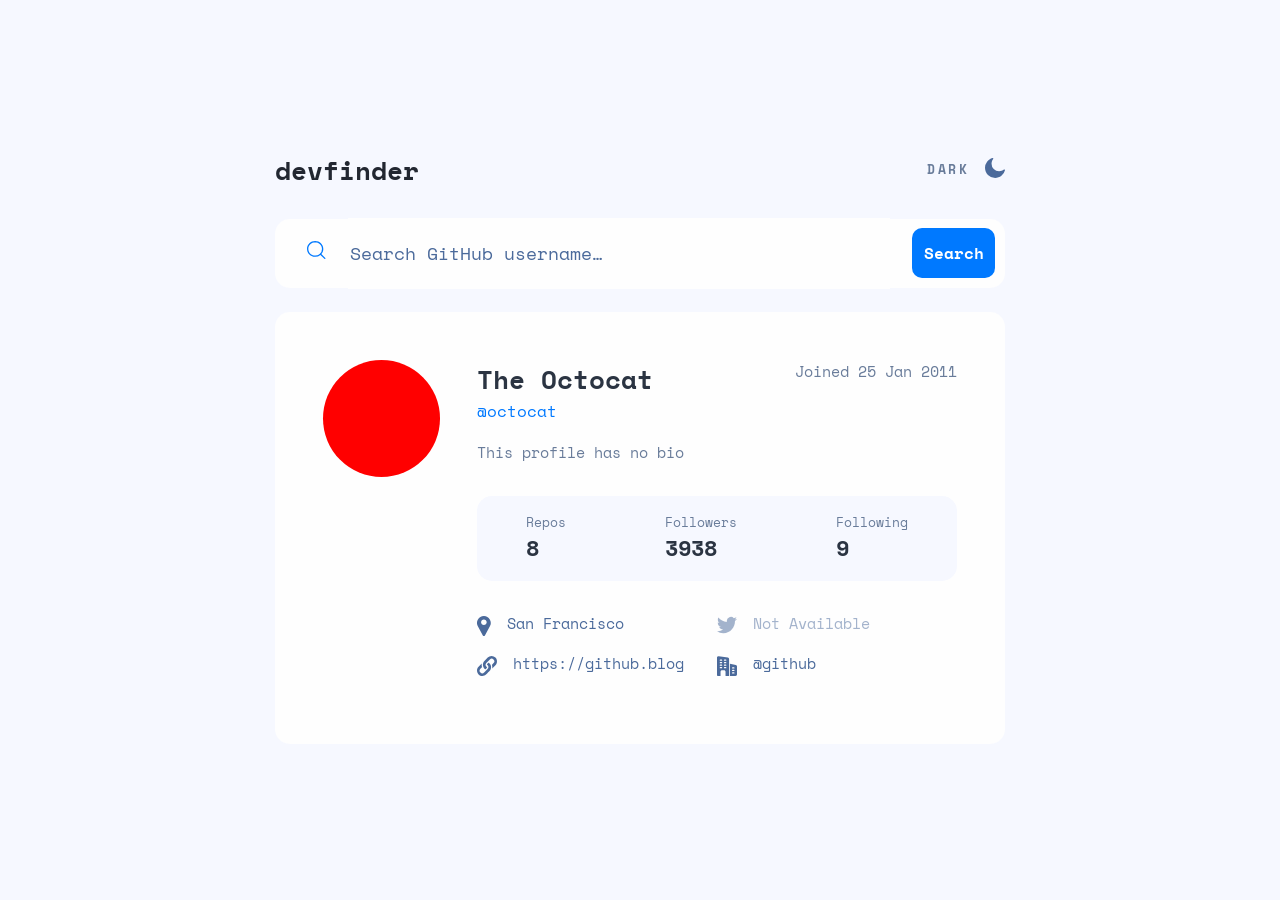
<file: docs/index.html>
<!DOCTYPE html>
<html lang="en">

<head>
  <meta charset="UTF-8">
  <meta name="viewport" content="width=device-width, initial-scale=1.0">

  <link rel="icon" type="image/png" sizes="32x32" href="./assets/favicon-32x32.png">
  <link rel="preconnect" href="https://fonts.googleapis.com">
  <link rel="preconnect" href="https://fonts.gstatic.com" crossorigin>
  <link href="https://fonts.googleapis.com/css2?family=Space+Mono:wght@400;700&display=swap" rel="stylesheet">
  <link rel="stylesheet" href="style.css">

  <title>Frontend Mentor | GitHub user search app</title>
</head>

<body data-theme="light">
  <div class="container">
    <div class="header">
      <div class="header__title">devfinder</div>
      <div class="mode">
        <div class="mode__text">Dark</div>
        <div class="mode__icon">
          <svg width="20" height="20" xmlns="http://www.w3.org/2000/svg">
            <path
              d="M19.513 11.397a.701.701 0 00-.588.128 7.496 7.496 0 01-2.276 1.336 7.101 7.101 0 01-2.583.462 7.505 7.505 0 01-5.32-2.209 7.568 7.568 0 01-2.199-5.342c0-.873.154-1.72.41-2.49a6.904 6.904 0 011.227-2.21.657.657 0 00-.102-.924.701.701 0 00-.589-.128C5.32.61 3.427 1.92 2.072 3.666A10.158 10.158 0 000 9.83c0 2.8 1.125 5.342 2.967 7.19a10.025 10.025 0 007.16 2.98c2.353 0 4.527-.822 6.266-2.183a10.13 10.13 0 003.58-5.624.623.623 0 00-.46-.796z"
              fill-rule="nonzero" />
          </svg>
        </div>
      </div>
    </div>
    <div class="search header__search">
      <div class="search__icon"></div>
      <input class="search__input search__icon__input" placeholder="Search GitHub username…"></input>
      <div class="search__error"></div>
      <span class="search__btn">Search</span>
    </div>
    <div class="card search__card">
      <div class="card__thumbnail"></div>
      <div class="card__header">
        <div class="card__header-left">
          <div class="card__title">The Octocat</div>
          <div class="card__tag">@octocat</div>
        </div>
        <div class="card__header-right">
          <div class="card__date">Joined 25 Jan 2011</div>
        </div>
      </div>
      <div class="card__bio">This profile has no bio</div>
      <div class="card__data-section card__bio__data">
        <div class="card__data">
          <div class="card__data-title">Repos</div>
          <div class="card__data-number">8</div>
        </div>
        <div class="card__data">
          <div class="card__data-title">Followers</div>
          <div class="card__data-number">3938</div>
        </div>
        <div class="card__data">
          <div class="card__data-title">Following</div>
          <div class="card__data-number">9</div>
        </div>
      </div>
      <div class="card__icon-section">
        <a class="link">
          <svg height="20" width="14" xmlns="http://www.w3.org/2000/svg">
            <path
              d="M12.797 3.425C11.584 1.33 9.427.05 7.03.002a7.483 7.483 0 00-.308 0C4.325.05 2.17 1.33.955 3.425a6.963 6.963 0 00-.09 6.88l4.959 9.077.007.012c.218.38.609.606 1.045.606.437 0 .828-.226 1.046-.606l.007-.012 4.96-9.077a6.963 6.963 0 00-.092-6.88zm-5.92 5.638c-1.552 0-2.813-1.262-2.813-2.813s1.261-2.812 2.812-2.812S9.69 4.699 9.69 6.25 8.427 9.063 6.876 9.063z" />
          </svg>
          <div class="icon-title icon__icon-title">San Francisco</div>
        </a>
        <a class="link icon-disabled">
          <svg height="18" width="20" xmlns="http://www.w3.org/2000/svg">
            <path
              d="M20 2.799a8.549 8.549 0 01-2.363.647 4.077 4.077 0 001.804-2.266 8.194 8.194 0 01-2.6.993A4.099 4.099 0 009.75 4.977c0 .324.027.637.095.934-3.409-.166-6.425-1.8-8.452-4.288a4.128 4.128 0 00-.56 2.072c0 1.42.73 2.679 1.82 3.408A4.05 4.05 0 01.8 6.598v.045a4.119 4.119 0 003.285 4.028 4.092 4.092 0 01-1.075.135c-.263 0-.528-.015-.776-.07.531 1.624 2.038 2.818 3.831 2.857A8.239 8.239 0 01.981 15.34 7.68 7.68 0 010 15.285a11.543 11.543 0 006.29 1.84c7.545 0 11.67-6.25 11.67-11.667 0-.182-.006-.357-.015-.53A8.18 8.18 0 0020 2.798z" />
          </svg>
          <div class="icon-title icon__icon-title">Not Available</div>
        </a>
        <a class="link">
          <svg height="20" width="20" xmlns="http://www.w3.org/2000/svg">
            <g>
              <path
                d="M7.404 5.012c-2.355 2.437-1.841 6.482.857 8.273.089.06.207.048.283-.027.568-.555 1.049-1.093 1.47-1.776a.213.213 0 00-.084-.3A2.743 2.743 0 018.878 10.1a2.64 2.64 0 01-.223-1.803c.168-.815 1.043-1.573 1.711-2.274l-.004-.002 2.504-2.555a2.568 2.568 0 013.648-.019 2.6 2.6 0 01.037 3.666l-1.517 1.56a.266.266 0 00-.06.273c.35 1.012.435 2.44.201 3.519-.006.03.031.05.053.028l3.228-3.295c2.062-2.105 2.044-5.531-.04-7.615a5.416 5.416 0 00-7.691.04L7.417 4.998l-.013.014z" />
              <path
                d="M13.439 13.75a.401.401 0 00.006-.003c.659-1.204.788-2.586.48-3.933l-.002.002-.001-.001a5.434 5.434 0 00-2.19-3.124.3.3 0 00-.333.015c-.553.448-1.095 1.021-1.452 1.754a.243.243 0 00.096.317c.415.24.79.593 1.04 1.061h.001c.196.33.388.958.263 1.632-.116.894-1.019 1.714-1.736 2.453-.546.559-1.935 1.974-2.49 2.542a2.6 2.6 0 01-3.666.037 2.6 2.6 0 01-.038-3.666l1.521-1.564A.266.266 0 005 11.004c-.338-1.036-.43-2.432-.217-3.51.006-.03-.031-.049-.053-.027l-3.179 3.245c-2.083 2.126-2.066 5.588.04 7.693 2.125 2.083 5.57 2.048 7.653-.078.723-.81 3.821-3.678 4.195-4.577z" />
            </g>
          </svg>
          <div class="icon-title icon__icon-title">https://github.blog</div>
        </a>
        <a class="link">
          <svg height="20" width="20" xmlns="http://www.w3.org/2000/svg">
            <g>
              <path
                d="M10.858 1.558L1.7.167A1.477 1.477 0 00.517.492 1.49 1.49 0 000 1.608v17.559c0 .458.375.833.833.833h2.709v-4.375c0-.808.65-1.458 1.458-1.458h2.083c.809 0 1.459.65 1.459 1.458V20h3.541V3a1.46 1.46 0 00-1.225-1.442zM4.583 12.292h-1.25a.625.625 0 010-1.25h1.25a.625.625 0 010 1.25zm0-2.5h-1.25a.625.625 0 010-1.25h1.25a.625.625 0 010 1.25zm0-2.5h-1.25a.625.625 0 010-1.25h1.25a.625.625 0 010 1.25zm0-2.5h-1.25a.625.625 0 010-1.25h1.25a.625.625 0 010 1.25zm4.167 7.5H7.5a.625.625 0 010-1.25h1.25a.625.625 0 010 1.25zm0-2.5H7.5a.625.625 0 010-1.25h1.25a.625.625 0 010 1.25zm0-2.5H7.5a.625.625 0 010-1.25h1.25a.625.625 0 010 1.25zm0-2.5H7.5a.625.625 0 010-1.25h1.25a.625.625 0 010 1.25zM18.85 9.035l-5.933-1.242V20h5.625A1.46 1.46 0 0020 18.542V10.46c0-.688-.47-1.274-1.15-1.425zM16.875 17.5h-1.25a.625.625 0 010-1.25h1.25a.625.625 0 010 1.25zm0-2.5h-1.25a.625.625 0 010-1.25h1.25a.625.625 0 010 1.25zm0-2.5h-1.25a.625.625 0 010-1.25h1.25a.625.625 0 010 1.25z" />
            </g>
          </svg>
          <div class="icon-title icon__icon-title">@github</div>
        </a>
      </div>
    </div>
  </div>
  <script type="module" src="./index.js"></script>
</body>

</html>
</file>
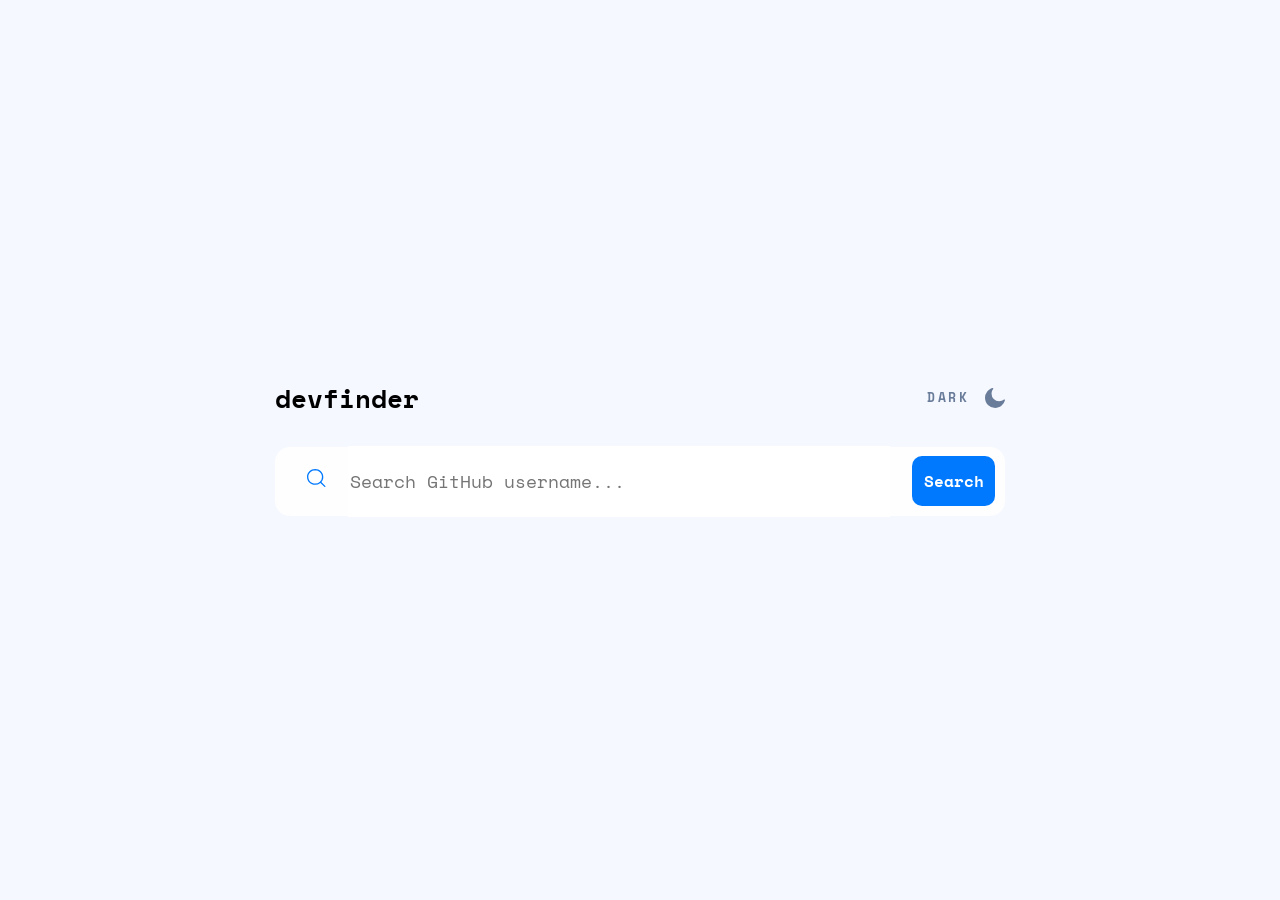
<file: starter-code/index.html>
<!DOCTYPE html>
<html lang="en">

<head>
  <meta charset="UTF-8">
  <meta name="viewport" content="width=device-width, initial-scale=1.0">

  <link rel="icon" type="image/png" sizes="32x32" href="./assets/favicon-32x32.png">
  <link rel="preconnect" href="https://fonts.googleapis.com">
  <link rel="preconnect" href="https://fonts.gstatic.com" crossorigin>
  <link href="https://fonts.googleapis.com/css2?family=Space+Mono:wght@400;700&display=swap" rel="stylesheet">
  <link rel="stylesheet" href="style.css">

  <title>Frontend Mentor | GitHub user search app</title>
</head>

<body data-theme="">
  <div class="container">
    <div class="header">
      <div class="header__title">devfinder</div>
      <div class="mode">
        <div class="mode__text">Dark</div>
        <div class="mode__icon"></div>
      </div>
    </div>
    <div class="search header__search">
      <div class="search__icon"></div>
      <input class="search__input search__icon__input" placeholder="Search GitHub username..."></input>
      <div class="search__error"></div>
      <span class="search__btn">Search</span>
    </div>
    <div class="card">
      <div class="card__thumbnail"></div>
      <div class="card__title"></div>
      <div class="card__tag"></div>
      <div class="card__date"></div>
      <div class="card__description"></div>
      <div class="card__data"></div>
      <div class="card__link"></div>
    </div>
  </div>
</body>

</html>
</file>
<file: docs/style.css>
/* http://meyerweb.com/eric/tools/css/reset/ 
   v2.0 | 20110126
   License: none (public domain)
*/

html,
body,
div,
span,
applet,
object,
iframe,
h1,
h2,
h3,
h4,
h5,
h6,
p,
blockquote,
pre,
a,
abbr,
acronym,
address,
big,
cite,
code,
del,
dfn,
em,
img,
ins,
kbd,
q,
s,
samp,
small,
strike,
strong,
sub,
sup,
tt,
var,
b,
u,
i,
center,
dl,
dt,
dd,
ol,
ul,
li,
fieldset,
form,
label,
legend,
table,
caption,
tbody,
tfoot,
thead,
tr,
th,
td,
article,
aside,
canvas,
details,
embed,
figure,
figcaption,
footer,
header,
hgroup,
menu,
nav,
output,
ruby,
section,
summary,
time,
mark,
audio,
video {
    margin: 0;
    padding: 0;
    border: 0;
    font-size: 100%;
    font: inherit;
    vertical-align: baseline;
}

/* HTML5 display-role reset for older browsers */
article,
aside,
details,
figcaption,
figure,
footer,
header,
hgroup,
menu,
nav,
section {
    display: block;
}

body {
    line-height: 1;
}

ol,
ul {
    list-style: none;
}

blockquote,
q {
    quotes: none;
}

blockquote:before,
blockquote:after,
q:before,
q:after {
    content: '';
    content: none;
}

table {
    border-collapse: collapse;
    border-spacing: 0;
}

:root {
    /* color */
    --clr-primary: #0079ff;
    --clr-primary-active: #60abff;
    --clr-font-color-1: #697c9a;
    --clr-font-color-2: #4b6a9b;
    --clr-font-color-3: #2b3442;
    --clr-font-color-4: #f74646;
    --clr-font-color-5: #222731;
    --clr-font-color-6: #222731;
    --clr-bg-1: #f6f8ff;
    --clr-bg-2: #fefefe;

    /* font-family */

    --ff-space-mono: 'Space Mono', monospace;
}

[data-theme='dark'] {
    /* color */
    --clr-primary: #0079ff;
    --clr-font-color-1: white;
    --clr-font-color-2: white;
    --clr-font-color-3: white;
    --clr-font-color-4: #f74646;
    --clr-font-color-5: #90a4d4;
    --clr-font-color-6: white;
    --clr-bg-1: #141d2f;
    --clr-bg-2: #1e2a47;
}

.container {
    display: flex;
    flex-direction: column;
    height: 100vh;
    justify-content: center;
    align-items: center;

    background-color: var(--clr-bg-1);
}

/* header */

.header {
    display: flex;
    justify-content: space-between;
    width: 730px;
}

.header__title {
    font-family: var(--ff-space-mono);
    font-size: 1.625rem;
    font-weight: 700;
    color: var(--clr-font-color-6);
}

.mode {
    display: flex;
    align-items: center;
    color: var(--clr-font-color-1);
}

.mode:hover,
.mode:hover svg {
    cursor: pointer;
    color: var(--clr-font-color-5);
    fill: var(--clr-font-color-5);
}

.mode__text {
    font-size: 0.8125rem;
    text-transform: uppercase;
    font-family: var(--ff-space-mono);
    font-weight: 700;
    letter-spacing: 2.5px;
    padding-right: 1rem;
}

.mode__icon svg {
    fill: var(--clr-font-color-2);
}

/* search */

.search {
    box-sizing: border-box;
    display: flex;
    align-items: center;
    width: 730px;
    height: 69px;
    background-color: var(--clr-bg-2);
    border-radius: 15px;
    padding: 0 0.625rem 0 2rem;
    /* box-shadow: 5px 5px 50px black; */
}

.search__icon {
    width: 24px;
    height: 24px;
    background-image: url(./assets/icon-search.svg);
    background-repeat: no-repeat;
    background-size: contain;
}

.search__input {
    width: 100%;
    height: 100%;
    border: none;
    outline: none;
    background-color: var(--clr-bg-2);
    caret-color: var(--clr-primary);
    font-family: var(--ff-space-mono);
    font-weight: 400;
    font-size: 1.125rem;
}

.search__input::placeholder {
    font-family: var(--ff-space-mono);
    font-weight: 400;
    font-size: 1.125rem;
    color: var(--clr-font-color-2)
}

.search__btn {
    display: flex;
    justify-content: center;
    align-items: center;

    font-family: var(--ff-space-mono);
    font-weight: 700;
    font-size: 1rem;
    border-radius: 10px;
    width: 106px;
    height: 50px;
    background-color: var(--clr-primary);
    color: white;

    cursor: pointer;
}

.search__btn:hover {
    background-color: var(--clr-primary-active);
}

/* card */

.card {
    box-sizing: border-box;
    border-radius: 15px;
    background-color: var(--clr-bg-2);
    font-family: var(--ff-space-mono);
    padding: 3rem;
    display: grid;
    width: 730px;
    grid-template-columns: 154px 1fr;
    grid-template-rows: 5rem 3.5rem 7.5rem 5rem;
}

.card__thumbnail {
    background-color: red;
    width: 117px;
    height: 117px;
    border-radius: 50%;

    grid-column-start: 1;
    grid-column-end: 2;
    grid-row-start: 1;
    grid-row-end: 5;
}

.card__header {
    display: flex;
    justify-content: space-between;
}

.card__title {
    font-weight: 700;
    font-size: 1.625rem;
    color: var(--clr-font-color-3);
    line-height: 39px;
}

.card__tag {
    font-weight: 400;
    font-size: 1rem;
    line-height: 1.5rem;
    color: var(--clr-primary);
}

.card__date {
    font-weight: 400;
    font-size: 0.9375rem;
    line-height: 1.375rem;
    color: var(--clr-font-color-1);
}

.card__bio {
    font-size: 0.9375rem;
    color: var(--clr-font-color-1);
    line-height: 1.5625rem;
}

.card__data-section {
    display: flex;
    justify-content: space-around;
    align-items: center;
    border-radius: 15px;
    height: 85px;
    background-color: var(--clr-bg-1);
}

.card__data-title {
    font-size: 0.8125rem;
    color: var(--clr-font-color-1);
    line-height: 1.25rem;
}

.card__data-number {
    font-size: 1.375rem;
    font-weight: 700;
    line-height: 2rem;
    color: var(--clr-font-color-3);
}

.card__icon-section {
    box-sizing: border-box;
    display: flex;
    flex-wrap: wrap;
}

.link {
    display: flex;
    width: 50%;
    font-size: 15px;
    color: var(--clr-font-color-1);
    cursor: pointer;
}

.link svg {
    fill: var(--clr-font-color-2);
}

.icon {
    width: 1.25rem;
    height: 1.25rem;
    background-repeat: no-repeat;
    background-size: contain;
}

.icon-title {
    color: var(--clr-font-color-2);
}

.icon-disabled {
    opacity: 0.5;
    cursor: auto;
}

/* mix */

.header__search {
    margin-top: 2.25rem;
}

.search__icon__input {
    margin: 0 1.375rem;
}

.search__card {
    margin-top: 1.5rem;
}

.icon__icon-title {
    margin-left: 1rem;
}

@media screen and (min-width: 611px) and (max-width: 760px) {

    .header,
    .search {
        width: 573px;
    }

    .card {
        width: 573px;
        padding: 40px;
        grid-template-rows: 7.5rem 4rem 7.5rem 5rem;
    }

    .card__thumbnail {
        grid-column-start: 1;
        grid-column-end: 2;
        grid-row-start: 1;
        grid-row-end: 2;
    }

    .card__bio {
        grid-column-start: 1;
        grid-column-end: 3;
        grid-row-start: 2;
        grid-row-end: 3;
    }

    .card__data-section {
        grid-column-start: 1;
        grid-column-end: 3;
        grid-row-start: 3;
        grid-row-end: 4;
    }

    .card__icon-section {
        grid-column-start: 1;
        grid-column-end: 3;
        grid-row-start: 4;
        grid-row-end: 5;
    }

    .card__header {
        display: block;
        justify-content: none;
    }
}

@media screen and (max-width: 610px) {

    .header {
        width: 327px;
    }

    .search {
        width: 327px;
        padding: 0 7.5px 0 1rem;
    }

    .search__input {
        width: 65%;
    }

    .search__input::placeholder {
        font-size: 0.8125rem;
    }

    .search__btn {
        font-size: 0.875rem;
        line-height: 20px;
        width: 84px;
        height: 46px;
    }

    .search__icon__input {
        margin: 0 7px 0 8.5px;
    }

    .card {
        width: 327px;
        padding: 32px 24px;
        grid-template-columns: 89px 1fr;
        grid-template-rows: 7.5rem 4rem 7.5rem 8rem;
    }

    .card__thumbnail {
        width: 70px;
        height: 70px;

        grid-column-start: 1;
        grid-column-end: 2;
        grid-row-start: 1;
        grid-row-end: 2;
    }

    .card__thumbnail {
        grid-column-start: 1;
        grid-column-end: 2;
        grid-row-start: 1;
        grid-row-end: 2;
    }

    .card__bio {
        grid-column-start: 1;
        grid-column-end: 3;
        grid-row-start: 2;
        grid-row-end: 3;
    }

    .card__data-section {
        grid-column-start: 1;
        grid-column-end: 3;
        grid-row-start: 3;
        grid-row-end: 4;
    }

    .card__icon-section {
        grid-column-start: 1;
        grid-column-end: 3;
        grid-row-start: 4;
        grid-row-end: 5;
    }

    .search__card {
        margin-top: 1rem;
    }

    .card__header {
        display: block;
        justify-content: none;
    }

    .link {
        width: 100%;
    }
}
</file>
<file: starter-code/style.css>
/* http://meyerweb.com/eric/tools/css/reset/ 
   v2.0 | 20110126
   License: none (public domain)
*/

html,
body,
div,
span,
applet,
object,
iframe,
h1,
h2,
h3,
h4,
h5,
h6,
p,
blockquote,
pre,
a,
abbr,
acronym,
address,
big,
cite,
code,
del,
dfn,
em,
img,
ins,
kbd,
q,
s,
samp,
small,
strike,
strong,
sub,
sup,
tt,
var,
b,
u,
i,
center,
dl,
dt,
dd,
ol,
ul,
li,
fieldset,
form,
label,
legend,
table,
caption,
tbody,
tfoot,
thead,
tr,
th,
td,
article,
aside,
canvas,
details,
embed,
figure,
figcaption,
footer,
header,
hgroup,
menu,
nav,
output,
ruby,
section,
summary,
time,
mark,
audio,
video {
    margin: 0;
    padding: 0;
    border: 0;
    font-size: 100%;
    font: inherit;
    vertical-align: baseline;
}

/* HTML5 display-role reset for older browsers */
article,
aside,
details,
figcaption,
figure,
footer,
header,
hgroup,
menu,
nav,
section {
    display: block;
}

body {
    line-height: 1;
}

ol,
ul {
    list-style: none;
}

blockquote,
q {
    quotes: none;
}

blockquote:before,
blockquote:after,
q:before,
q:after {
    content: '';
    content: none;
}

table {
    border-collapse: collapse;
    border-spacing: 0;
}

:root {
    /* color */
    --clr-primary: #0079ff;
    --clr-primary-active: #60abff;
    --clr-font-color-1: #697c9a;
    --clr-font-color-2: #4b6a9b;
    --clr-font-color-3: #2b3442;
    --clr-font-color-4: #f74646;
    --clr-font-color-5: #222731;
    --clr-bg-1: #f6f8ff;
    --clr-bg-2: #fefefe;

    /* font-family */

    --ff-space-mono: 'Space Mono', monospace;
}

[data-theme='dark'] {
    /* color */
    --clr-primary: #0079ff;
    --clr-font-color-1: white;
    --clr-font-color-2: white;
    --clr-font-color-3: white;
    --clr-font-color-4: #f74646;
    --clr-font-color-5: #90a4d4;
    --clr-bg-1: #141d2f;
    --clr-bg-2: #1e2a47;
}

.container {
    display: flex;
    flex-direction: column;
    height: 100vh;
    justify-content: center;
    align-items: center;

    background-color: var(--clr-bg-1);
}

.header {
    display: flex;
    justify-content: space-between;
    width: 45.625rem;
}

.header__title {
    font-family: var(--ff-space-mono);
    font-size: 1.625rem;
    font-weight: 700;
}

.mode {
    display: flex;
    align-items: center;
    color: var(--clr-font-color-1);
}

.mode:hover {
    cursor: pointer;
    filter: brightness(0.4);
}

.mode__text {
    font-size: 0.8125rem;
    text-transform: uppercase;
    font-family: var(--ff-space-mono);
    font-weight: 700;
    letter-spacing: 2.5px;
    padding-right: 1rem;
}

.mode__icon {
    width: 20px;
    height: 20px;
    background-image: url(./assets/icon-moon.svg);
    background-repeat: no-repeat;
}

.search {
    box-sizing: border-box;
    display: flex;
    align-items: center;
    width: 45.625rem;
    height: 69px;
    background-color: var(--clr-bg-2);
    border-radius: 15px;
    padding: 0 0.625rem 0 2rem;
    /* box-shadow: 5px 5px 50px black; */
}

.search__icon {
    width: 24px;
    height: 24px;
    background-image: url(./assets/icon-search.svg);
    background-repeat: no-repeat;
    background-size: contain;
}

.search__input {
    width: 100%;
    height: 100%;
    border: none;
    outline: none;
    caret-color: var(--clr-primary);
    font-family: var(--ff-space-mono);
    font-weight: 400;
    font-size: 1.125rem;
}

.search__input::placeholder {
    font-family: var(--ff-space-mono);
    font-weight: 400;
    font-size: 1.125rem;
}

.search__btn {
    display: flex;
    justify-content: center;
    align-items: center;

    font-family: var(--ff-space-mono);
    font-weight: 700;
    border-radius: 10px;
    width: 106px;
    height: 50px;
    background-color: var(--clr-primary);
    color: white;

    cursor: pointer;
}

.search__btn:hover {
    background-color: var(--clr-primary-active);
}

/* mix */

.header__search {
    display: flex;
    margin-top: 2.25rem;
}

.search__icon__input {
    margin: 0 1.375rem;
}

@media screen and (min-width: 611px) and (max-width: 760px) {

    .header,
    .search {
        width: 573px;
    }
}

@media screen and (max-width: 610px) {

    .header,
    .search {
        width: 327px;
    }
}
</file>
